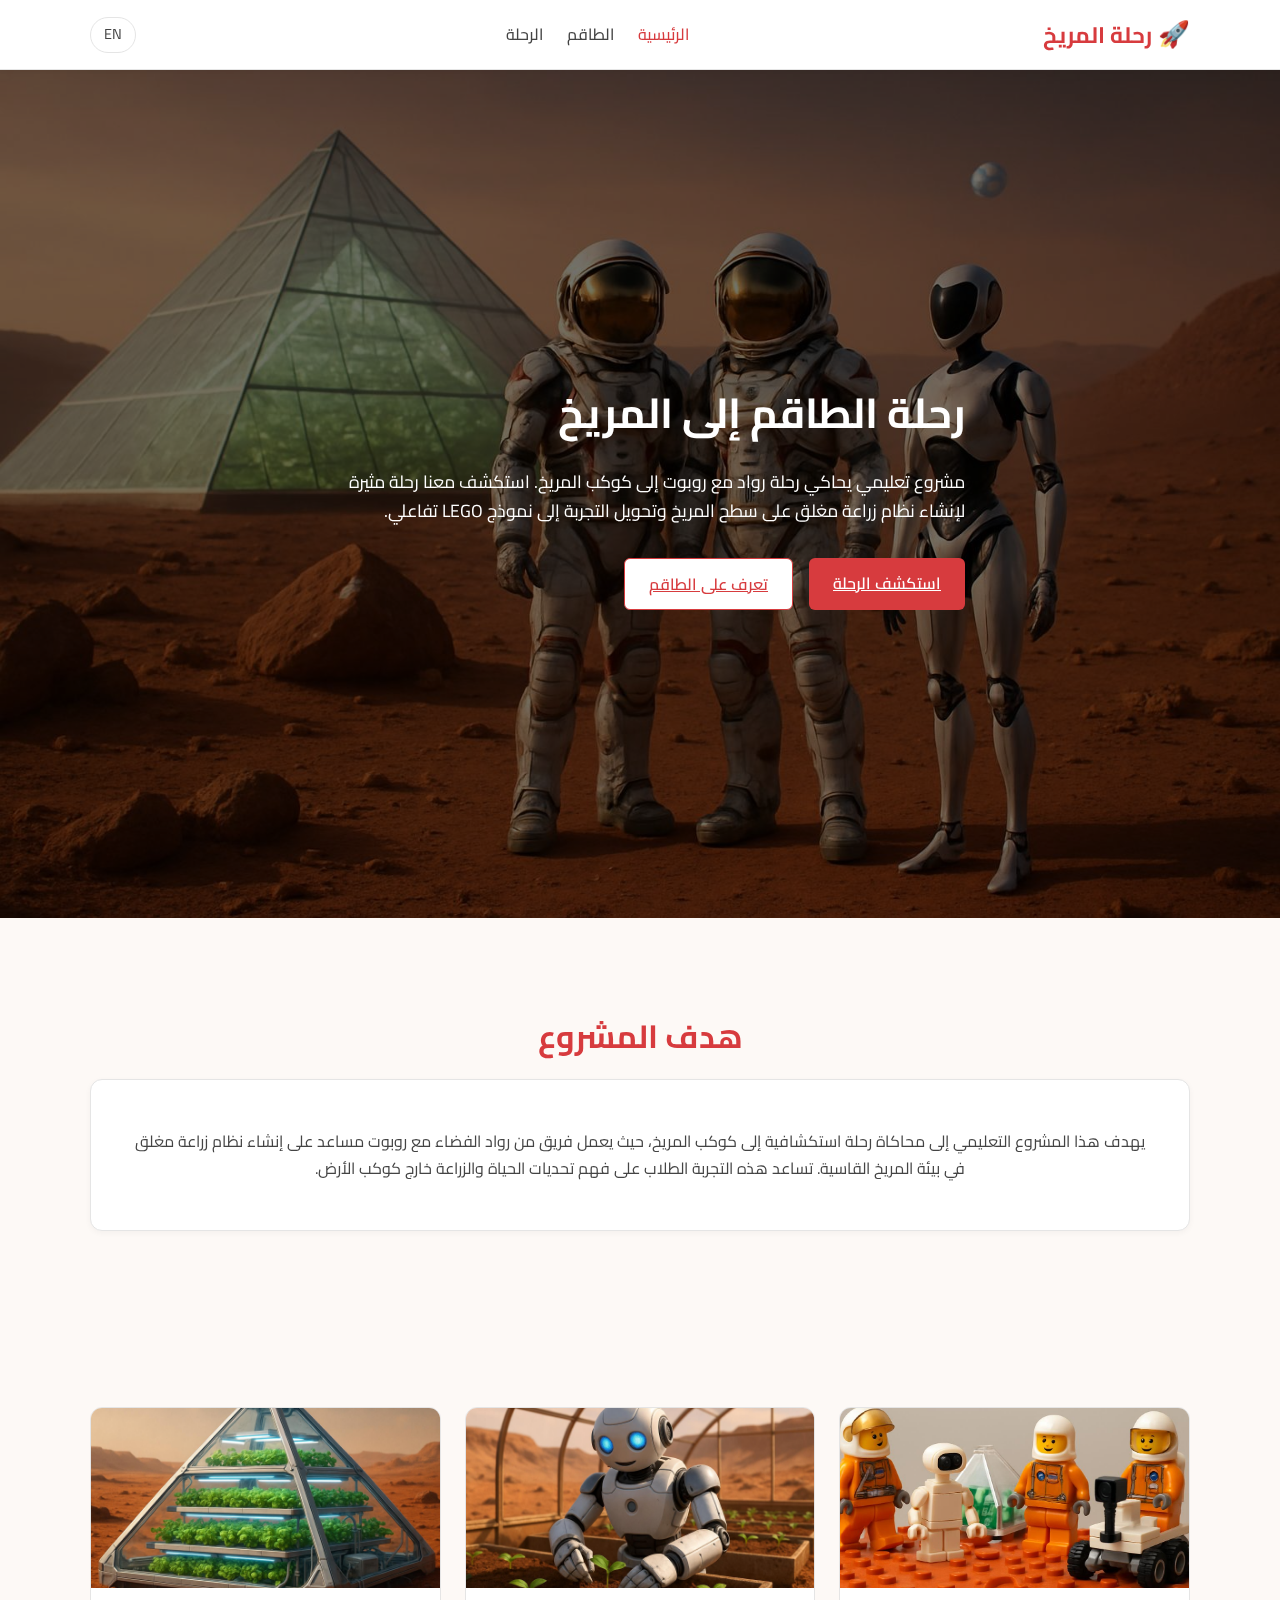
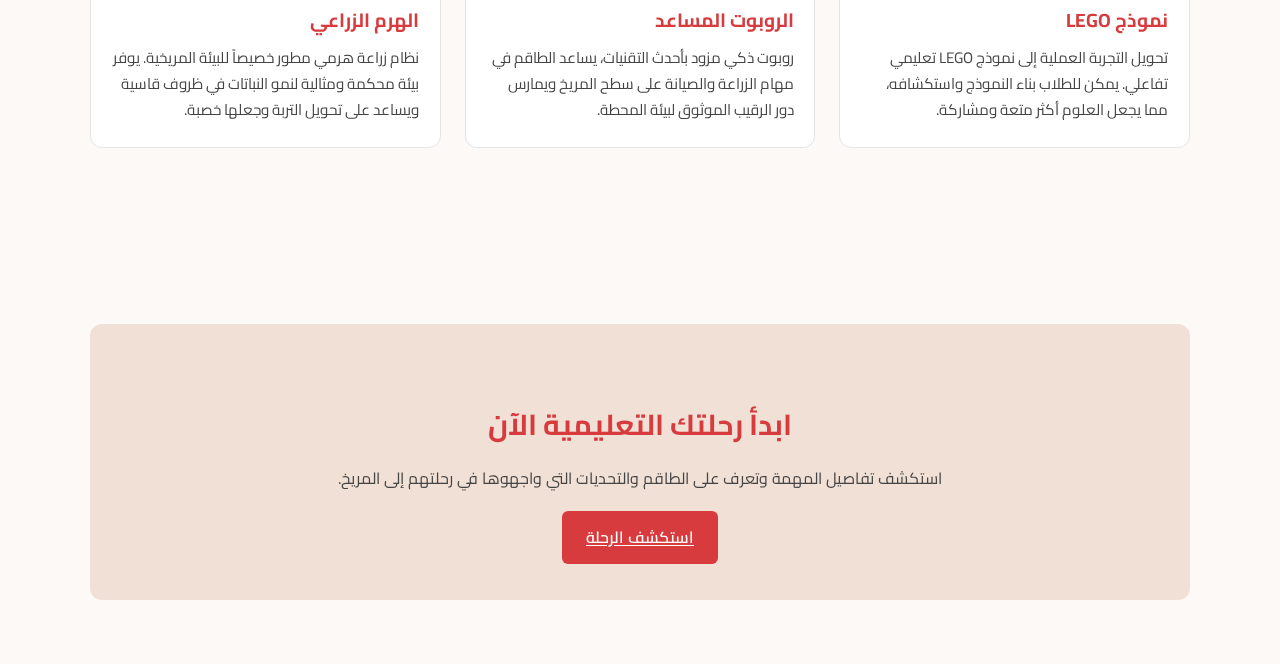
<file: index.html>
<!DOCTYPE html>
<html lang="ar" dir="rtl">
  <head>
    <meta charset="UTF-8">
    <meta name="viewport" content="width=device-width, initial-scale=1.0" />
    <title>رحلة الطاقم إلى المريخ</title>
    <link rel="stylesheet" href="css/style.css" />
  </head>
  <body>
    <!-- Navigation -->
    <header>
      <div class="container nav">
        <div class="logo">
          <span>🚀</span>
          <div>رحلة المريخ</div>
        </div>
        <nav>
          <ul>
            <li><a href="index.html" class="active">الرئيسية</a></li>
            <li><a href="crew.html">الطاقم</a></li>
            <li><a href="journey.html">الرحلة</a></li>
          </ul>
        </nav>
        <div class="lang-toggle" onclick="toggleLang()">EN</div>
      </div>
    </header>

    <!-- Hero Section -->
    <section class="hero">
      <div class="container hero-content">
        <h1>رحلة الطاقم إلى المريخ</h1>
        <p>مشروع تعليمي يحاكي رحلة رواد مع روبوت إلى كوكب المريخ. استكشف معنا رحلة مثيرة لإنشاء نظام زراعة مغلق على سطح المريخ وتحويل التجربة إلى نموذج LEGO تفاعلي.</p>
        <div class="buttons">
          <a href="journey.html" class="btn btn-primary">استكشف الرحلة</a>
          <a href="crew.html" class="btn btn-secondary">تعرف على الطاقم</a>
        </div>
      </div>
    </section>

    <!-- Goal Section -->
    <section id="goal">
      <div class="container">
        <h2>هدف المشروع</h2>
        <div class="goal-card">
          <p>يهدف هذا المشروع التعليمي إلى محاكاة رحلة استكشافية إلى كوكب المريخ، حيث يعمل فريق من رواد الفضاء مع روبوت مساعد على إنشاء نظام زراعة مغلق في بيئة المريخ القاسية. تساعد هذه التجربة الطلاب على فهم تحديات الحياة والزراعة خارج كوكب الأرض.</p>
        </div>
      </div>
    </section>

    <!-- Features Section -->
    <section id="features">
      <div class="container">
        <div class="features">
          <div class="feature-card">
            <img src="images/lego.jpg" alt="LEGO model" />
            <div class="content">
              <h3>نموذج LEGO</h3>
              <p>تحويل التجربة العملية إلى نموذج LEGO تعليمي تفاعلي. يمكن للطلاب بناء النموذج واستكشافه، مما يجعل العلوم أكثر متعة ومشاركة.</p>
            </div>
          </div>
          <div class="feature-card">
            <img src="images/robot.jpg" alt="assistant robot" />
            <div class="content">
              <h3>الروبوت المساعد</h3>
              <p>روبوت ذكي مزود بأحدث التقنيات، يساعد الطاقم في مهام الزراعة والصيانة على سطح المريخ ويمارس دور الرقيب الموثوق لبيئة المحطة.</p>
            </div>
          </div>
          <div class="feature-card">
            <img src="images/greenhouse.jpg" alt="greenhouse pyramid" />
            <div class="content">
              <h3>الهرم الزراعي</h3>
              <p>نظام زراعة هرمي مطور خصيصاً للبيئة المريخية. يوفر بيئة محكمة ومثالية لنمو النباتات في ظروف قاسية ويساعد على تحويل التربة وجعلها خصبة.</p>
            </div>
          </div>
        </div>
      </div>
    </section>

    <!-- Call to Action -->
    <section id="cta">
      <div class="container">
        <div class="cta">
          <h3>ابدأ رحلتك التعليمية الآن</h3>
          <p>استكشف تفاصيل المهمة وتعرف على الطاقم والتحديات التي واجهوها في رحلتهم إلى المريخ.</p>
          <a href="journey.html" class="btn btn-primary">استكشف الرحلة</a>
        </div>
      </div>
    </section>

    <script>
      // Simple language toggle placeholder. In a full implementation this
      // would swap content to English. For now it just displays an alert.
      function toggleLang() {
        alert('ميزة تغيير اللغة قيد التطوير.');
      }
    </script>
  </body>
</html>
</file>
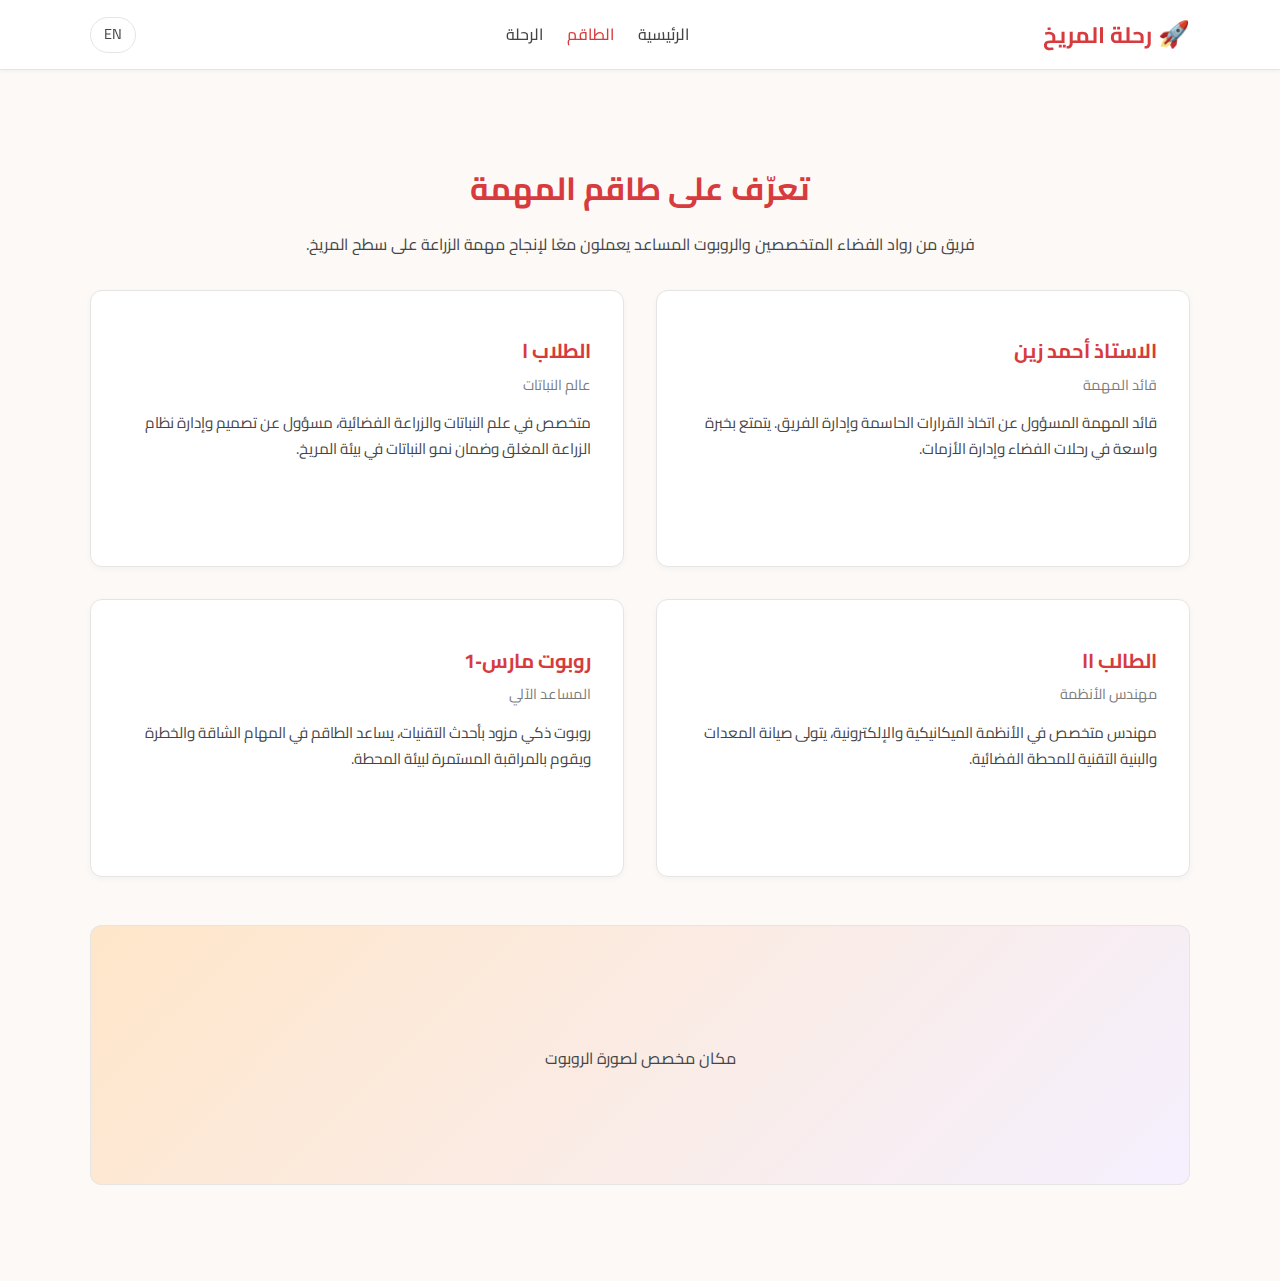
<file: crew.html>
<!DOCTYPE html>
<html lang="ar" dir="rtl">
  <head>
    <meta charset="UTF-8">
    <meta name="viewport" content="width=device-width, initial-scale=1.0" />
    <title>طاقم المهمة – رحلة القمر</title>
    <link rel="stylesheet" href="css/style.css" />
  </head>
  <body>
    <!-- Navigation (same as other pages) -->
    <header>
      <div class="container nav">
        <div class="logo">
          <span>🚀</span>
          <div>رحلة المريخ</div>
        </div>
        <nav>
          <ul>
            <li><a href="index.html">الرئيسية</a></li>
            <li><a href="crew.html" class="active">الطاقم</a></li>
            <li><a href="journey.html">الرحلة</a></li>
          </ul>
        </nav>
        <div class="lang-toggle" onclick="toggleLang()">EN</div>
      </div>
    </header>

    <section>
      <div class="container">
        <h2>تعرّف على طاقم المهمة</h2>
        <p class="section-desc">فريق من رواد الفضاء المتخصصين والروبوت المساعد يعملون معًا لإنجاح مهمة الزراعة على سطح المريخ.</p>
        <div class="crew-list">
          <!-- ترتيب البطاقات يعكس الترتيب في النسخة الأصلية: سارة، أحمد، روبوت مارس-1، خالد -->
          <div class="crew-card">
            <h4>الطلاب ا</h4>
            <small>عالم النباتات</small>
            <p>
              متخصص في علم النباتات والزراعة الفضائية، مسؤول عن تصميم وإدارة نظام
              الزراعة المغلق وضمان نمو النباتات في بيئة المريخ.
            </p>
          </div>
          <div class="crew-card">
            <h4>الاستاذ  أحمد زين</h4>
            <small>قائد المهمة</small>
            <p>
              قائد المهمة المسؤول عن اتخاذ القرارات الحاسمة وإدارة الفريق. يتمتع بخبرة
              واسعة في رحلات الفضاء وإدارة الأزمات.
            </p>
          </div>
          <div class="crew-card">
            <h4>روبوت مارس‑1</h4>
            <small>المساعد الآلي</small>
            <p>
              روبوت ذكي مزود بأحدث التقنيات، يساعد الطاقم في المهام الشاقة والخطرة
              ويقوم بالمراقبة المستمرة لبيئة المحطة.
            </p>
          </div>
          <div class="crew-card">
            <h4>الطالب اا</h4>
            <small>مهندس الأنظمة</small>
            <p>
              مهندس متخصص في الأنظمة الميكانيكية والإلكترونية، يتولى صيانة المعدات
              والبنية التقنية للمحطة الفضائية.
            </p>
          </div>
        </div>
        <!-- Placeholder for crew photo or illustration -->
        <div class="crew-photo">
          <div>
            
            <div style="font-size:1rem; margin-top:0.5rem;">مكان مخصص لصورة الروبوت</div>
          </div>
        </div>
      </div>
    </section>

    <!-- Simple script for language toggle -->
    <script>
      function toggleLang() {
        alert('ميزة تغيير اللغة قيد التطوير.');
      }
    </script>
  </body>
</html>
</file>
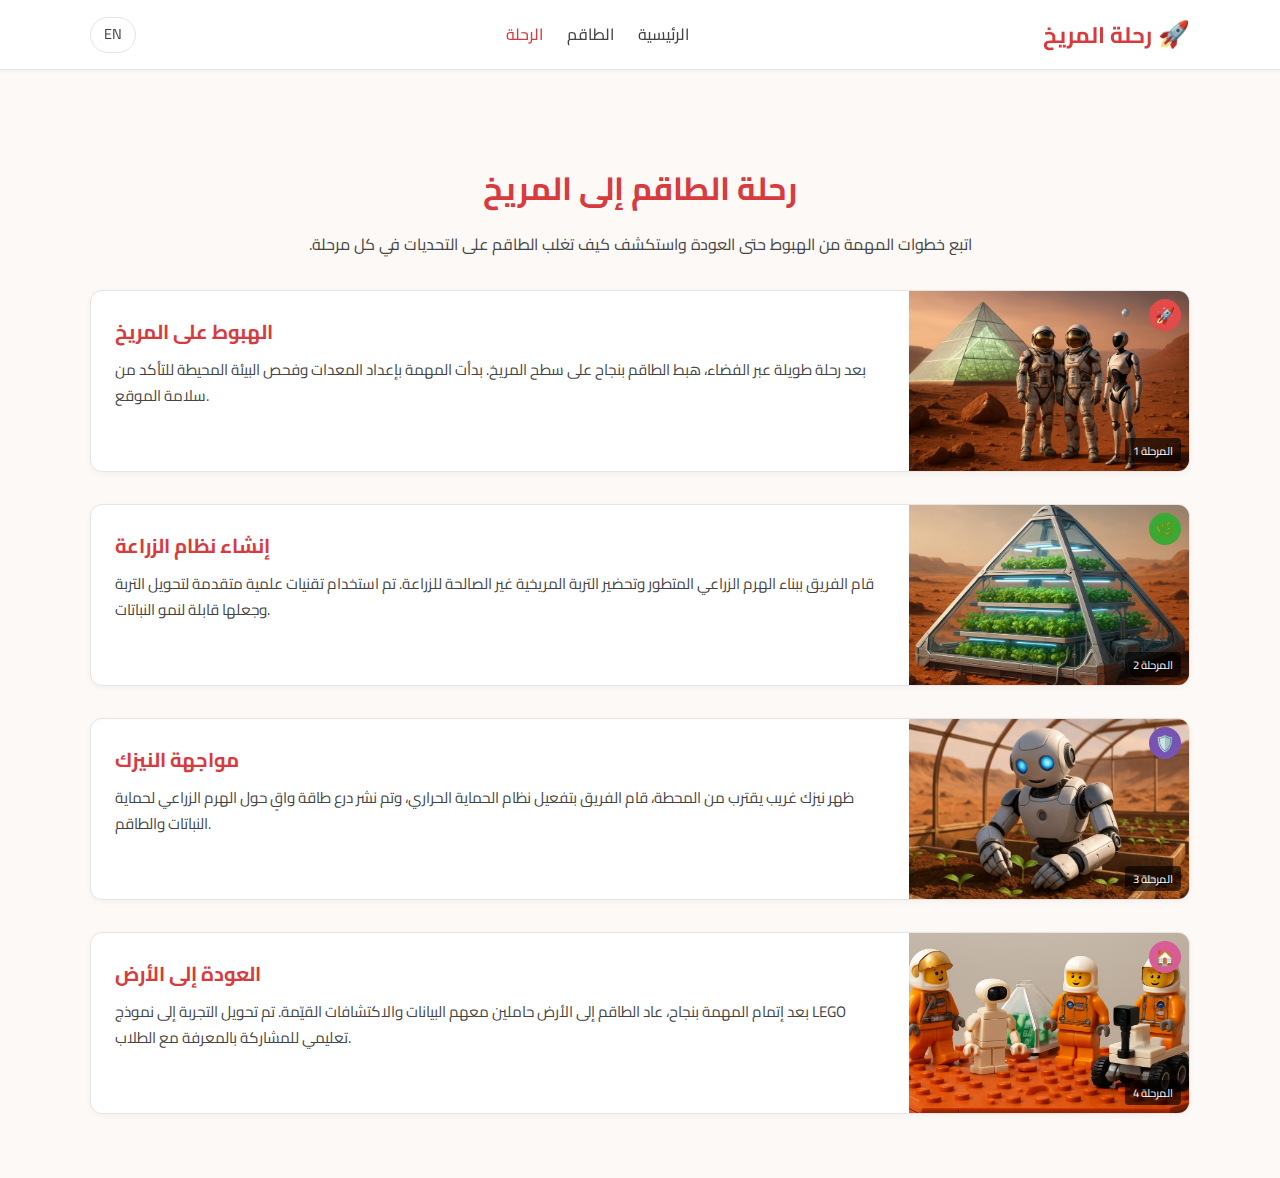
<file: journey.html>
<!DOCTYPE html>
<html lang="ar" dir="rtl">
  <head>
    <meta charset="UTF-8">
    <meta name="viewport" content="width=device-width, initial-scale=1.0" />
    <title>رحلة الطاقم – مراحل المهمة</title>
    <link rel="stylesheet" href="css/style.css" />
  </head>
  <body>
    <!-- Navigation -->
    <header>
      <div class="container nav">
        <div class="logo">
          <span>🚀</span>
          <div>رحلة المريخ</div>
        </div>
        <nav>
          <ul>
            <li><a href="index.html">الرئيسية</a></li>
            <li><a href="crew.html">الطاقم</a></li>
            <li><a href="journey.html" class="active">الرحلة</a></li>
          </ul>
        </nav>
        <div class="lang-toggle" onclick="toggleLang()">EN</div>
      </div>
    </header>

    <section>
      <div class="container">
        <h2>رحلة الطاقم إلى المريخ</h2>
        <p class="section-desc">اتبع خطوات المهمة من الهبوط حتى العودة واستكشف كيف تغلب الطاقم على التحديات في كل مرحلة.</p>
        <div class="journey-steps">
          <!-- Step 1 -->
          <div class="step">
            <div class="text">
              <h4>الهبوط على المريخ</h4>
              <p>بعد رحلة طويلة عبر الفضاء، هبط الطاقم بنجاح على سطح المريخ. بدأت المهمة بإعداد المعدات وفحص البيئة المحيطة للتأكد من سلامة الموقع.</p>
            </div>
            <div class="step-image">
              <img src="images/hero.jpg" alt="هبوط على المريخ" />
              <span class="icon icon-red">🚀</span>
              <span class="label">المرحلة 1</span>
            </div>
          </div>
          <!-- Step 2 -->
          <div class="step">
            <div class="text">
              <h4>إنشاء نظام الزراعة</h4>
              <p>قام الفريق ببناء الهرم الزراعي المتطور وتحضير التربة المريخية غير الصالحة للزراعة. تم استخدام تقنيات علمية متقدمة لتحويل التربة وجعلها قابلة لنمو النباتات.</p>
            </div>
            <div class="step-image">
              <img src="images/greenhouse.jpg" alt="إنشاء نظام الزراعة" />
              <span class="icon icon-green">🌿</span>
              <span class="label">المرحلة 2</span>
            </div>
          </div>
          <!-- Step 3 -->
          <div class="step">
            <div class="text">
              <h4>مواجهة النيزك</h4>
              <p>ظهر نيزك غريب يقترب من المحطة، قام الفريق بتفعيل نظام الحماية الحراري، وتم نشر درع طاقة واقٍ حول الهرم الزراعي لحماية النباتات والطاقم.</p>
            </div>
            <div class="step-image">
              <img src="images/robot.jpg" alt="مواجهة النيزك" />
              <span class="icon icon-purple">🛡️</span>
              <span class="label">المرحلة 3</span>
            </div>
          </div>
          <!-- Step 4 -->
          <div class="step">
            <div class="text">
              <h4>العودة إلى الأرض</h4>
              <p>بعد إتمام المهمة بنجاح، عاد الطاقم إلى الأرض حاملين معهم البيانات والاكتشافات القيّمة. تم تحويل التجربة إلى نموذج LEGO تعليمي للمشاركة بالمعرفة مع الطلاب.</p>
            </div>
            <div class="step-image">
              <img src="images/lego.jpg" alt="العودة إلى الأرض" />
              <span class="icon icon-pink">🏠</span>
              <span class="label">المرحلة 4</span>
            </div>
          </div>
        </div>
      </div>
    </section>

    <!-- Simple script for language toggle -->
    <script>
      function toggleLang() {
        alert('ميزة تغيير اللغة قيد التطوير.');
      }
    </script>
  </body>
</html>
</file>
<file: css/style.css>
/*
 * Global styles for the Mars mission educational website. This stylesheet
 * defines a cohesive colour palette, typography and layout rules that
 * closely follow the look and feel of the original project while being
 * simple to maintain. The design uses a right‑to‑left orientation for
 * Arabic text and a warm palette inspired by Martian landscapes.
 */

@import url('https://fonts.googleapis.com/css2?family=Cairo:wght@400;600;700&display=swap');

:root {
  /* Primary accent used for buttons and active states */
  --primary-color: #D73B3E;
  /* Secondary accent for subtle highlights */
  --secondary-color: #F1E0D6;
  /* Text colours */
  --heading-color: #2C2C2C;
  --body-color: #444;
  /* Background colours */
  --page-bg: #FDF9F6;
  --card-bg: #FFFFFF;
  --card-border: #E5E5E5;
  --border-radius: 12px;
  --transition-speed: 0.2s;
  --container-width: 1100px;
}

html {
  direction: rtl;
  font-family: 'Cairo', sans-serif;
  scroll-behavior: smooth;
}

body {
  margin: 0;
  background-color: var(--page-bg);
  color: var(--body-color);
  line-height: 1.7;
}

/* Utility container to limit content width */
.container {
  width: 90%;
  max-width: var(--container-width);
  margin: 0 auto;
  padding: 0 1rem;
}

/* Navigation bar */
header {
  background-color: var(--card-bg);
  box-shadow: 0 1px 4px rgba(0,0,0,0.05);
  border-bottom: 1px solid var(--card-border);
  position: sticky;
  top: 0;
  z-index: 10;
}

.nav {
  display: flex;
  justify-content: space-between;
  align-items: center;
  padding: 0.8rem 0;
}

.logo {
  font-size: 1.4rem;
  font-weight: 700;
  color: var(--primary-color);
  display: flex;
  align-items: center;
  gap: 0.4rem;
}
.logo span {
  font-size: 1.6rem;
}

.nav ul {
  list-style: none;
  margin: 0;
  padding: 0;
  display: flex;
  gap: 1.5rem;
}

.nav a {
  text-decoration: none;
  color: var(--body-color);
  font-weight: 500;
  transition: color var(--transition-speed);
}

.nav a:hover,
.nav a.active {
  color: var(--primary-color);
}

.lang-toggle {
  margin-right: 1rem;
  font-size: 0.9rem;
  cursor: pointer;
  border: 1px solid var(--card-border);
  border-radius: 20px;
  padding: 0.3rem 0.8rem;
  background-color: var(--card-bg);
  transition: background-color var(--transition-speed);
}
.lang-toggle:hover {
  background-color: var(--secondary-color);
}

/* Hero section */
.hero {
  position: relative;
  background-image: url('../images/hero.jpg');
  background-size: cover;
  background-position: center;
  min-height: 80vh;
  display: flex;
  align-items: center;
  color: #fff;
}
.hero::before {
  content: '';
  position: absolute;
  top: 0;
  right: 0;
  bottom: 0;
  left: 0;
  background: rgba(0,0,0,0.55);
  mix-blend-mode: multiply;
}

.hero-content {
  position: relative;
  z-index: 1;
  max-width: 650px;
  padding: 2rem;
}

.hero h1 {
  font-size: 2.6rem;
  margin: 0 0 1rem;
  font-weight: 700;
}
.hero p {
  font-size: 1.1rem;
  margin-bottom: 2rem;
}

.buttons {
  display: flex;
  gap: 1rem;
}

.btn {
  padding: 0.7rem 1.5rem;
  border: none;
  border-radius: 6px;
  font-weight: 600;
  cursor: pointer;
  transition: background-color var(--transition-speed), color var(--transition-speed), box-shadow var(--transition-speed);
}

.btn-primary {
  background-color: var(--primary-color);
  color: #fff;
}
.btn-primary:hover {
  box-shadow: 0 4px 10px rgba(215,59,62,0.4);
}
.btn-secondary {
  background-color: var(--card-bg);
  color: var(--primary-color);
  border: 1px solid var(--primary-color);
}
.btn-secondary:hover {
  background-color: var(--secondary-color);
}

/* Section headings */
section {
  padding: 4rem 0;
}

section h2 {
  text-align: center;
  font-size: 2rem;
  margin-bottom: 1rem;
  color: var(--primary-color);
  font-weight: 700;
}
section p.section-desc {
  text-align: center;
  max-width: 700px;
  margin: 0 auto 2rem;
  font-size: 1rem;
  color: var(--body-color);
}

/* Goal card */
.goal-card {
  background-color: var(--card-bg);
  border: 1px solid var(--card-border);
  border-radius: var(--border-radius);
  padding: 2rem;
  margin-bottom: 3rem;
  text-align: center;
  box-shadow: 0 2px 6px rgba(0,0,0,0.04);
}

/* Project features cards */
.features {
  display: flex;
  flex-wrap: wrap;
  gap: 1.5rem;
  justify-content: center;
}

.feature-card {
  background-color: var(--card-bg);
  border: 1px solid var(--card-border);
  border-radius: var(--border-radius);
  overflow: hidden;
  flex: 1 1 280px;
  max-width: 350px;
  display: flex;
  flex-direction: column;
  transition: transform var(--transition-speed), box-shadow var(--transition-speed);
}
.feature-card:hover {
  transform: translateY(-4px);
  box-shadow: 0 4px 10px rgba(0,0,0,0.08);
}
.feature-card img {
  width: 100%;
  height: 180px;
  object-fit: cover;
}
.feature-card .content {
  padding: 1rem 1.3rem 1.5rem;
}
.feature-card h3 {
  margin-top: 0;
  margin-bottom: 0.5rem;
  font-size: 1.2rem;
  color: var(--primary-color);
}
.feature-card p {
  margin: 0;
  font-size: 0.95rem;
}

/* Call to action section */
.cta {
  background-color: var(--secondary-color);
  border-radius: var(--border-radius);
  padding: 3rem 2rem;
  text-align: center;
  margin-top: 3rem;
}
.cta h3 {
  color: var(--primary-color);
  font-size: 1.8rem;
  margin-bottom: 1rem;
}
.cta p {
  margin-bottom: 2rem;
  color: var(--body-color);
}

/* Crew page styles */
/* Crew listing in two columns similar to original design */
.crew-list {
  display: grid;
  /* Use a wider minimum to limit to two cards per row on desktop */
  grid-template-columns: repeat(auto-fill, minmax(360px, 1fr));
  gap: 2rem;
  margin-bottom: 3rem;
  /* Force left-to-right placement so the first item appears on the left column */
  direction: ltr;
}

/* Card styling for crew members */
.crew-card {
  background-color: var(--card-bg);
  border: 1px solid var(--card-border);
  border-radius: var(--border-radius);
  padding: 2rem;
  padding-top: 2.7rem; /* extra space for icon */
  position: relative;
  box-shadow: 0 2px 6px rgba(0, 0, 0, 0.04);
  overflow: hidden;
  min-height: 200px;
  /* Restore right-to-left text direction inside the card */
  direction: rtl;
}

/* Icon container for crew cards */
.crew-card .icon {
  position: absolute;
  top: 1rem;
  right: 1rem;
  width: 48px;
  height: 48px;
  border-radius: 50%;
  display: flex;
  align-items: center;
  justify-content: center;
  font-size: 1.6rem;
  color: #fff;
}

/* Colour variants for each crew role */
.crew-card .icon.commander { background-color: #F16C20; }
.crew-card .icon.botanist { background-color: #34A853; }
.crew-card .icon.engineer { background-color: #4285F4; }
.crew-card .icon.robot { background-color: #9C27B0; }

.crew-card h4 {
  margin-top: 0;
  margin-bottom: 0.3rem;
  font-size: 1.25rem;
  color: var(--primary-color);
}
.crew-card small {
  display: block;
  margin-bottom: 0.8rem;
  color: var(--body-color);
  opacity: 0.7;
  font-size: 0.9rem;
}
.crew-card p {
  margin: 0;
  font-size: 0.95rem;
  color: var(--body-color);
}

/* Crew photo placeholder */
.crew-photo {
  background: linear-gradient(135deg, #FFE6C9, #F5F0FF);
  height: 260px;
  border-radius: var(--border-radius);
  display: flex;
  align-items: center;
  justify-content: center;
  color: var(--body-color);
  font-size: 4rem;
  margin-top: 1rem;
  margin-bottom: 2rem;
  box-shadow: inset 0 0 0 1px var(--card-border);
}
.crew-photo span {
  font-size: 1rem;
  margin-top: 0.8rem;
}

/* Journey page styles */
.journey-steps {
  display: flex;
  flex-direction: column;
  gap: 2rem;
}

.step {
  background-color: var(--card-bg);
  border: 1px solid var(--card-border);
  border-radius: var(--border-radius);
  display: flex;
  /* Display items in a row. We switch to LTR within steps to control ordering */
  flex-direction: row;
  direction: ltr;
  align-items: stretch;
  position: relative;
  overflow: hidden;
  box-shadow: 0 2px 6px rgba(0,0,0,0.04);
  transition: transform var(--transition-speed);
}
.step:hover {
  transform: translateY(-3px);
}
/* Text area within a step */
.step .text {
  flex: 1;
  padding: 1.5rem;
}
.step .text h4 {
  margin: 0 0 0.5rem;
  font-size: 1.25rem;
  color: var(--primary-color);
}
.step .text p {
  margin: 0;
  font-size: 0.95rem;
}

/* Image container for a step. It holds the image and overlays such as icons and labels */
.step-image {
  position: relative;
  width: 280px;
  height: 180px;
  flex-shrink: 0;
  overflow: hidden;
}
.step-image img {
  width: 100%;
  height: 100%;
  object-fit: cover;
}
/* Icon that overlays the image. Colour can be changed via utility classes */
.step-image .icon {
  position: absolute;
  top: 0.5rem;
  right: 0.5rem;
  width: 32px;
  height: 32px;
  border-radius: 50%;
  display: flex;
  align-items: center;
  justify-content: center;
  color: #fff;
  font-size: 1rem;
}
.step-image .label {
  position: absolute;
  bottom: 0.5rem;
  right: 0.5rem;
  background-color: rgba(0, 0, 0, 0.6);
  color: #fff;
  padding: 0.2rem 0.5rem;
  border-radius: 4px;
  font-size: 0.7rem;
}

/* Utility colours for the step icons */
.icon-red { background-color: #E34A4A; }
.icon-green { background-color: #3AAA35; }
.icon-purple { background-color: #7754B3; }
.icon-pink { background-color: #D85C95; }

/* Responsive adjustments */
@media (max-width: 768px) {
  .hero h1 {
    font-size: 2.2rem;
  }
  .hero p {
    font-size: 1rem;
  }
  .step {
    flex-direction: column;
  }
  .step img {
    width: 100%;
    height: 200px;
  }
  .step .text {
    padding: 1rem;
  }
  .btn {
    width: 100%;
    justify-content: center;
  }
  .buttons {
    flex-direction: column;
  }
}
</file>
